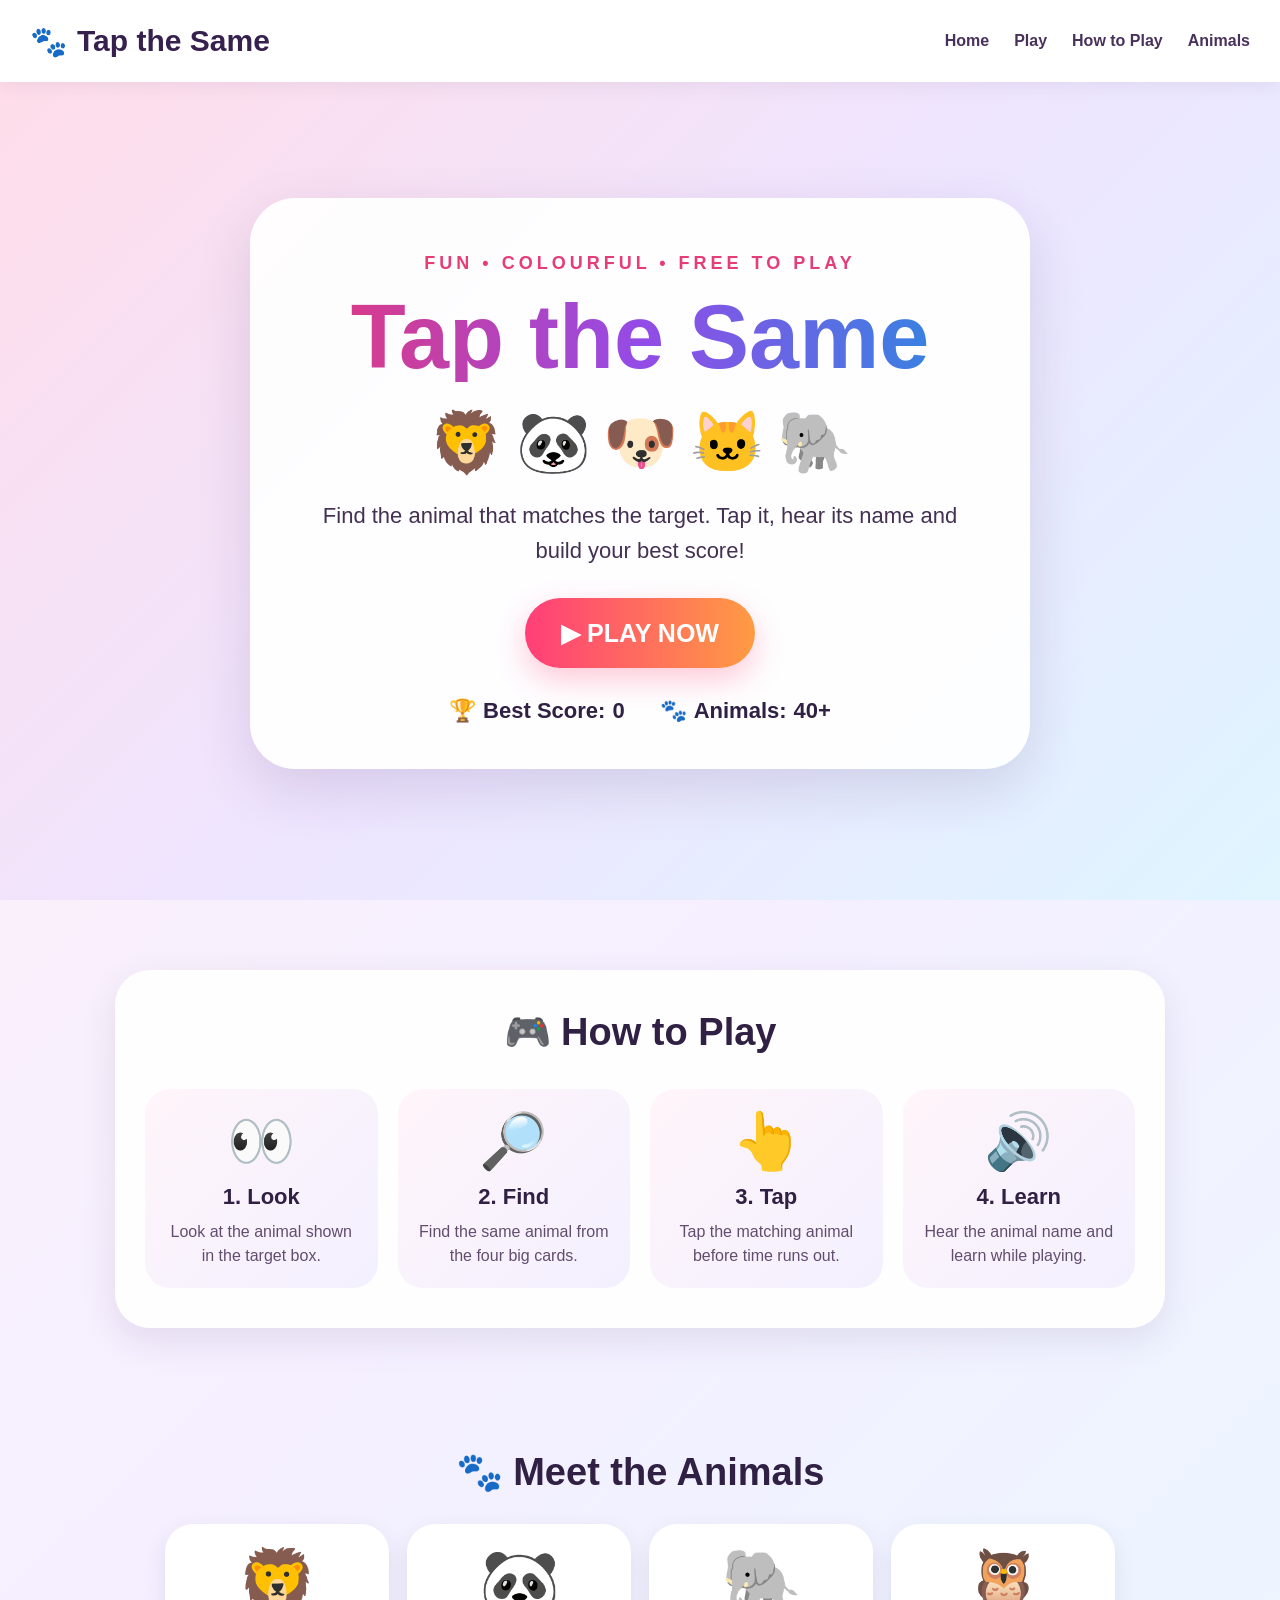
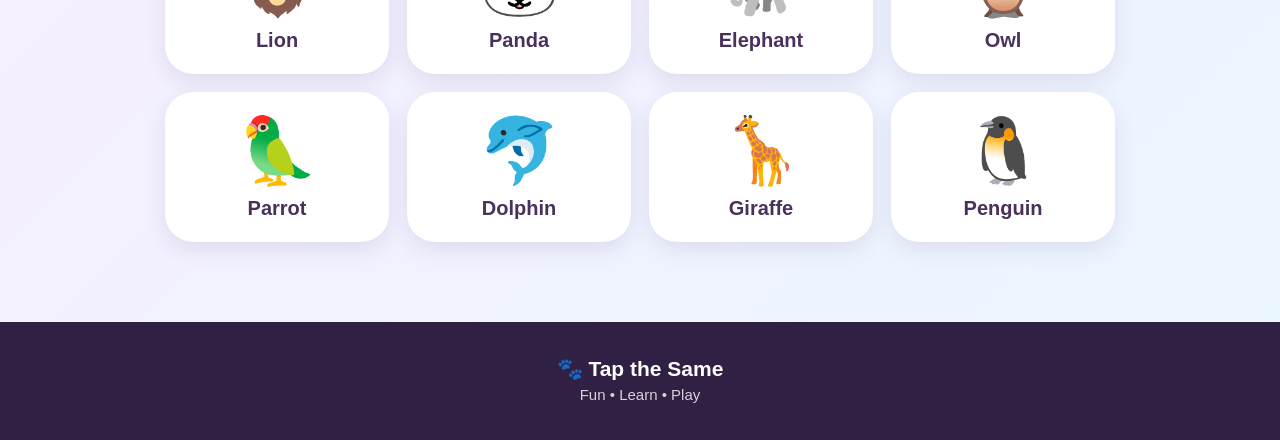
<file: index.html>
<!doctype html>
<html lang="en">

<head>

  <meta charset="utf-8">

  <meta
    name="viewport"
    content="width=device-width, initial-scale=1"
  >

  <meta
    name="theme-color"
    content="#ff4f81"
  >

  <title>Tap the Same - Animal Game</title>
<script async src="https://pagead2.googlesyndication.com/pagead/js/adsbygoogle.js?client=ca-pub-8995259946735746"
     crossorigin="anonymous"></script>
  <link
    rel="stylesheet"
    href="style.css"
  >

</head>


<body>

  <!-- ================= HEADER ================= -->

  <header class="topbar">

    <div class="brand">
      🐾
      <span>Tap the Same</span>
    </div>

    <nav>

      <a href="index.html">
        Home
      </a>

      <a href="game.html">
        Play
      </a>

      <a href="#how">
        How to Play
      </a>

      <a href="#animals">
        Animals
      </a>

    </nav>

  </header>


  <!-- ================= HERO ================= -->

  <main>

    <section class="hero">

      <div class="hero-card">

        <div class="hero-label">
          FUN • COLOURFUL • FREE TO PLAY
        </div>


        <h1>
          Tap the Same
        </h1>


        <div class="hero-animals">

          <span>🦁</span>
          <span>🐼</span>
          <span>🐶</span>
          <span>🐱</span>
          <span>🐘</span>

        </div>


        <p class="hero-text">

          Find the animal that matches
          the target.

          Tap it, hear its name and
          build your best score!

        </p>


        <a
          class="play-now"
          href="game.html"
        >
          ▶ PLAY NOW
        </a>


        <div class="hero-stats">

          <div>
            🏆
            <strong>Best Score:</strong>
            <span>0</span>
          </div>

          <div>
            🐾
            <strong>Animals:</strong>
            <span>40+</span>
          </div>

        </div>

      </div>

    </section>


    <!-- ================= HOW TO PLAY ================= -->

    <section
      id="how"
      class="info-section"
    >

      <div class="info-card">

        <h2>
          🎮 How to Play
        </h2>

        <div class="steps">

          <div class="step">

            <div class="step-icon">
              👀
            </div>

            <h3>
              1. Look
            </h3>

            <p>
              Look at the animal shown
              in the target box.
            </p>

          </div>


          <div class="step">

            <div class="step-icon">
              🔎
            </div>

            <h3>
              2. Find
            </h3>

            <p>
              Find the same animal
              from the four big cards.
            </p>

          </div>


          <div class="step">

            <div class="step-icon">
              👆
            </div>

            <h3>
              3. Tap
            </h3>

            <p>
              Tap the matching animal
              before time runs out.
            </p>

          </div>


          <div class="step">

            <div class="step-icon">
              🔊
            </div>

            <h3>
              4. Learn
            </h3>

            <p>
              Hear the animal name
              and learn while playing.
            </p>

          </div>

        </div>

      </div>

    </section>


    <!-- ================= ANIMALS ================= -->

    <section
      id="animals"
      class="animals-section"
    >

      <h2>
        🐾 Meet the Animals
      </h2>

      <div class="animal-preview">

        <div>🦁<span>Lion</span></div>

        <div>🐼<span>Panda</span></div>

        <div>🐘<span>Elephant</span></div>

        <div>🦉<span>Owl</span></div>

        <div>🦜<span>Parrot</span></div>

        <div>🐬<span>Dolphin</span></div>

        <div>🦒<span>Giraffe</span></div>

        <div>🐧<span>Penguin</span></div>

      </div>

    </section>


  </main>


  <!-- ================= FOOTER ================= -->

  <footer>

    🐾 Tap the Same

    <br>

    <span>
      Fun • Learn • Play
    </span>

  </footer>


</body>

</html>
</file>
<file: style.css>
/* =====================================================
   TAP THE SAME
   COMPLETE WEBSITE STYLE
   HOME + GAME
   ===================================================== */

* {
  box-sizing: border-box;
}

html {
  scroll-behavior: smooth;
}

body {
  margin: 0;

  font-family:
    Arial,
    Helvetica,
    sans-serif;

  color: #302044;

  background:
    linear-gradient(
      135deg,
      #fff1f7,
      #f5efff,
      #eaf7ff
    );

  min-height: 100vh;
}


/* =====================================================
   HEADER
   ===================================================== */

.topbar {

  width: 100%;

  min-height: 82px;

  padding:
    18px
    30px;

  display: flex;

  align-items: center;

  justify-content: space-between;

  background:
    rgba(255,255,255,0.98);

  box-shadow:
    0 3px 18px
    rgba(50,30,70,0.08);

  position: relative;

  z-index: 100;
}


.brand {

  display: flex;

  align-items: center;

  gap: 10px;

  font-size: 30px;

  font-weight: 900;

  color: #35204e;
}


.topbar nav {

  display: flex;

  align-items: center;

  gap: 25px;
}


.topbar nav a {

  text-decoration: none;

  color: #49315c;

  font-size: 16px;

  font-weight: 700;
}


.topbar nav a:hover {

  color: #ff477d;
}


/* =====================================================
   HOME HERO
   ===================================================== */

.hero {

  width: 100%;

  min-height:
    calc(100vh - 82px);

  padding:
    55px
    20px
    70px;

  display: flex;

  justify-content: center;

  align-items: center;

  background:
    linear-gradient(
      135deg,
      #ffddea,
      #eee5ff,
      #dff5ff
    );
}


.hero-card {

  width: 100%;

  max-width: 780px;

  padding:
    55px
    35px
    45px;

  text-align: center;

  background:
    rgba(255,255,255,0.94);

  border-radius: 45px;

  box-shadow:
    0 20px 55px
    rgba(65,35,90,0.14);
}


.hero-label {

  font-size: 18px;

  font-weight: 900;

  letter-spacing: 4px;

  color: #e53e76;

  margin-bottom: 18px;
}


.hero h1 {

  margin: 0;

  font-size:
    clamp(55px, 9vw, 90px);

  line-height: 1;

  font-weight: 900;

  background:
    linear-gradient(
      90deg,
      #e63778,
      #944be7,
      #258de0
    );

  -webkit-background-clip: text;

  background-clip: text;

  color: transparent;
}


.hero-animals {

  display: flex;

  justify-content: center;

  align-items: center;

  flex-wrap: wrap;

  gap: 12px;

  margin:
    25px
    0
    20px;

  font-size: 60px;
}


.hero-text {

  max-width: 650px;

  margin:
    0
    auto
    30px;

  font-size: 22px;

  line-height: 1.6;

  color: #443152;
}


/* =====================================================
   PLAY NOW
   ===================================================== */

.play-now {

  display: inline-flex;

  align-items: center;

  justify-content: center;

  min-width: 230px;

  min-height: 70px;

  padding:
    10px
    30px;

  border-radius: 50px;

  text-decoration: none;

  color: white;

  font-size: 25px;

  font-weight: 900;

  background:
    linear-gradient(
      90deg,
      #ff3e79,
      #ff9b43
    );

  box-shadow:
    0 12px 30px
    rgba(255,70,120,0.28);

  transition:
    transform 0.15s ease;
}


.play-now:hover {

  transform:
    translateY(-3px);
}


.play-now:active {

  transform:
    scale(0.95);
}


/* =====================================================
   HERO STATS
   ===================================================== */

.hero-stats {

  display: flex;

  justify-content: center;

  align-items: center;

  flex-wrap: wrap;

  gap: 35px;

  margin-top: 30px;

  font-size: 22px;

  font-weight: 700;
}


.hero-stats div {

  display: flex;

  align-items: center;

  gap: 7px;
}


.hero-stats span {

  font-weight: 900;
}


/* =====================================================
   HOW TO PLAY
   ===================================================== */

.info-section {

  width: 100%;

  padding:
    70px
    20px;
}


.info-card {

  width: 100%;

  max-width: 1050px;

  margin: auto;

  padding:
    40px
    30px;

  background:
    rgba(255,255,255,0.96);

  border-radius: 35px;

  box-shadow:
    0 12px 35px
    rgba(60,35,90,0.10);
}


.info-card h2 {

  margin:
    0
    0
    35px;

  text-align: center;

  font-size: 38px;
}


.steps {

  display: grid;

  grid-template-columns:
    repeat(4, 1fr);

  gap: 20px;
}


.step {

  text-align: center;

  padding: 20px;

  border-radius: 25px;

  background:
    linear-gradient(
      135deg,
      #fff5fa,
      #f3f0ff
    );
}


.step-icon {

  font-size: 55px;

  margin-bottom: 10px;
}


.step h3 {

  margin:
    5px
    0
    10px;

  font-size: 22px;
}


.step p {

  margin: 0;

  line-height: 1.5;

  font-size: 16px;

  color: #624d6e;
}


/* =====================================================
   ANIMAL PREVIEW
   ===================================================== */

.animals-section {

  width: 100%;

  padding:
    20px
    20px
    80px;

  text-align: center;
}


.animals-section h2 {

  font-size: 38px;

  margin-bottom: 30px;
}


.animal-preview {

  width: 100%;

  max-width: 950px;

  margin: auto;

  display: grid;

  grid-template-columns:
    repeat(4, 1fr);

  gap: 18px;
}


.animal-preview div {

  min-height: 150px;

  padding: 20px;

  display: flex;

  flex-direction: column;

  align-items: center;

  justify-content: center;

  gap: 8px;

  background:
    white;

  border-radius: 28px;

  box-shadow:
    0 8px 22px
    rgba(60,35,90,0.10);

  font-size: 65px;
}


.animal-preview span {

  font-size: 20px;

  font-weight: 900;

  color: #49315c;
}


/* =====================================================
   FOOTER
   ===================================================== */

footer {

  padding:
    35px
    20px;

  text-align: center;

  background:
    #302044;

  color: white;

  font-size: 21px;

  font-weight: 900;
}


footer span {

  font-size: 15px;

  font-weight: 500;

  opacity: 0.8;
}


/* =====================================================
   ================= GAME PAGE =========================
   ===================================================== */

.game-section {

  width: 100%;

  min-height:
    calc(100vh - 82px);

  padding:
    30px
    15px
    70px;
}


.game-shell {

  width: 100%;

  max-width: 760px;

  margin: auto;

  padding:
    28px
    22px
    35px;

  background:
    rgba(255,255,255,0.96);

  border-radius: 38px;

  box-shadow:
    0 18px 50px
    rgba(60,35,90,0.15);
}


/* =====================================================
   GAME HEADER
   ===================================================== */

.game-head {

  width: 100%;

  display: grid;

  grid-template-columns:
    1fr 1fr 1fr;

  gap: 10px;

  margin-bottom: 20px;

  text-align: center;

  font-size: 27px;

  font-weight: 900;
}


.game-head div {

  white-space: nowrap;
}


/* =====================================================
   TIMER
   ===================================================== */

.timer-wrap {

  width: 100%;

  height: 15px;

  margin-bottom: 25px;

  overflow: hidden;

  border-radius: 50px;

  background: #e8dff0;
}


#timerBar {

  width: 100%;

  height: 100%;

  border-radius: 50px;

  background:
    linear-gradient(
      90deg,
      #ff3f7b,
      #ff9d43
    );

  transition:
    width 0.1s linear;
}


/* =====================================================
   TARGET
   ===================================================== */

.target-card {

  width: 100%;

  min-height: 320px;

  padding: 28px 15px;

  border-radius: 35px;

  background:
    linear-gradient(
      135deg,
      #ffe4f0,
      #e5f3ff
    );

  display: flex;

  flex-direction: column;

  align-items: center;

  justify-content: center;

  text-align: center;

  margin-bottom: 28px;
}


.small-label {

  font-size: 21px;

  font-weight: 900;

  letter-spacing: 3px;

  color: #74527e;
}


.target-animal {

  font-size: 110px;

  line-height: 1.05;

  margin:
    10px
    0;

  filter:
    drop-shadow(
      0 8px 8px
      rgba(0,0,0,0.15)
    );
}


.target-name {

  font-size: 40px;

  font-weight: 900;
}


/* =====================================================
   BIG OPTIONS
   ===================================================== */

.options {

  width: 100%;

  display: grid;

  grid-template-columns:
    1fr 1fr;

  gap: 18px;
}


.animal-option {

  width: 100%;

  min-height: 220px;

  padding: 15px;

  border: 4px solid white;

  border-radius: 30px;

  background: white;

  box-shadow:
    0 10px 25px
    rgba(60,35,90,0.14);

  display: flex;

  flex-direction: column;

  align-items: center;

  justify-content: center;

  gap: 8px;

  cursor: pointer;

  -webkit-tap-highlight-color: transparent;
}


.animal-option:active {

  transform:
    scale(0.94);
}


.option-animal {

  font-size: 95px;

  line-height: 1;
}


.option-name {

  font-size: 27px;

  font-weight: 900;

  text-align: center;

  color: #38234f;
}


/* =====================================================
   MESSAGE
   ===================================================== */

.message {

  min-height: 55px;

  display: flex;

  align-items: center;

  justify-content: center;

  text-align: center;

  font-size: 27px;

  font-weight: 900;

  margin: 15px 0;
}


.message.correct {

  color: #16843c;
}


.message.wrong {

  color: #d82e38;
}


/* =====================================================
   GAME ACTIONS
   ===================================================== */

.game-actions {

  display: grid;

  grid-template-columns:
    1fr 1fr;

  gap: 15px;

  margin-top: 18px;
}


.secondary {

  min-height: 65px;

  border: 0;

  border-radius: 40px;

  background: white;

  color: #54366b;

  box-shadow:
    0 8px 22px
    rgba(60,35,90,0.12);

  font-size: 21px;

  font-weight: 900;

  text-decoration: none;

  display: flex;

  align-items: center;

  justify-content: center;

  cursor: pointer;
}


/* =====================================================
   START SCREEN
   ===================================================== */

.start-screen {

  grid-column:
    1 / -1;

  text-align: center;

  padding:
    25px
    10px
    35px;
}


.start-animals {

  font-size: 60px;

  margin-bottom: 15px;
}


.start-title {

  font-size: 38px;

  font-weight: 900;

  margin-bottom: 10px;
}


.start-screen p {

  font-size: 20px;

  line-height: 1.5;

  margin-bottom: 25px;
}


.play-again {

  min-height: 65px;

  padding:
    10px
    35px;

  border: 0;

  border-radius: 45px;

  background:
    linear-gradient(
      90deg,
      #ff3f79,
      #ff9a43
    );

  color: white;

  font-size: 22px;

  font-weight: 900;

  cursor: pointer;
}


/* =====================================================
   GAME OVER
   ===================================================== */

.game-over {

  grid-column:
    1 / -1;

  text-align: center;

  padding:
    25px;
}


.game-over-icon {

  font-size: 80px;
}


.game-over-title {

  font-size: 38px;

  font-weight: 900;
}


.final-score {

  font-size: 30px;

  font-weight: 900;

  margin: 10px;
}


.final-level {

  font-size: 23px;

  margin-bottom: 25px;
}


/* =====================================================
   MOBILE HOME
   ===================================================== */

@media (max-width: 700px) {

  .topbar {

    min-height: 72px;

    padding:
      16px
      18px;
  }


  .brand {

    font-size: 25px;
  }


  .topbar nav {

    display: none;
  }


  .hero {

    min-height:
      calc(100vh - 72px);

    padding:
      25px
      10px
      50px;
  }


  .hero-card {

    padding:
      40px
      18px
      35px;

    border-radius: 32px;
  }


  .hero-label {

    font-size: 14px;

    letter-spacing: 2px;
  }


  .hero h1 {

    font-size: 53px;
  }


  .hero-animals {

    font-size: 45px;

    gap: 5px;
  }


  .hero-text {

    font-size: 19px;

    line-height: 1.5;
  }


  .play-now {

    min-width: 210px;

    min-height: 62px;

    font-size: 22px;
  }


  .hero-stats {

    gap: 15px;

    font-size: 18px;

    flex-direction: column;
  }


  .info-section {

    padding:
      50px
      12px;
  }


  .info-card {

    padding:
      30px
      15px;
  }


  .info-card h2 {

    font-size: 31px;
  }


  .steps {

    grid-template-columns:
      1fr 1fr;

    gap: 12px;
  }


  .step {

    padding: 15px;
  }


  .step-icon {

    font-size: 45px;
  }


  .step h3 {

    font-size: 19px;
  }


  .step p {

    font-size: 14px;
  }


  .animals-section {

    padding:
      10px
      12px
      60px;
  }


  .animals-section h2 {

    font-size: 31px;
  }


  .animal-preview {

    grid-template-columns:
      1fr 1fr;

    gap: 12px;
  }


  .animal-preview div {

    min-height: 130px;

    font-size: 52px;
  }


  .animal-preview span {

    font-size: 17px;
  }


  /* ================= GAME MOBILE ================= */

  .game-section {

    padding:
      15px
      8px
      50px;
  }


  .game-shell {

    padding:
      20px
      12px
      30px;

    border-radius: 30px;
  }


  .game-head {

    font-size: 19px;

    gap: 4px;
  }


  .target-card {

    min-height: 285px;

    border-radius: 28px;
  }


  .small-label {

    font-size: 16px;

    letter-spacing: 2px;
  }


  .target-animal {

    font-size: 90px;
  }


  .target-name {

    font-size: 34px;
  }


  .options {

    gap: 12px;
  }


  .animal-option {

    min-height: 210px;

    border-radius: 25px;
  }


  .option-animal {

    font-size: 78px;
  }


  .option-name {

    font-size: 23px;
  }


  .message {

    font-size: 23px;
  }


  .secondary {

    min-height: 60px;

    font-size: 18px;
  }

}


/* =====================================================
   VERY SMALL PHONES
   ===================================================== */

@media (max-width: 390px) {

  .hero h1 {

    font-size: 47px;
  }


  .hero-animals {

    font-size: 38px;
  }


  .steps {

    grid-template-columns:
      1fr;
  }


  .game-head {

    font-size: 17px;
  }


  .target-animal {

    font-size: 80px;
  }


  .target-name {

    font-size: 30px;
  }


  .animal-option {

    min-height: 190px;
  }


  .option-animal {

    font-size: 68px;
  }


  .option-name {

    font-size: 20px;
  }

}
</file>
